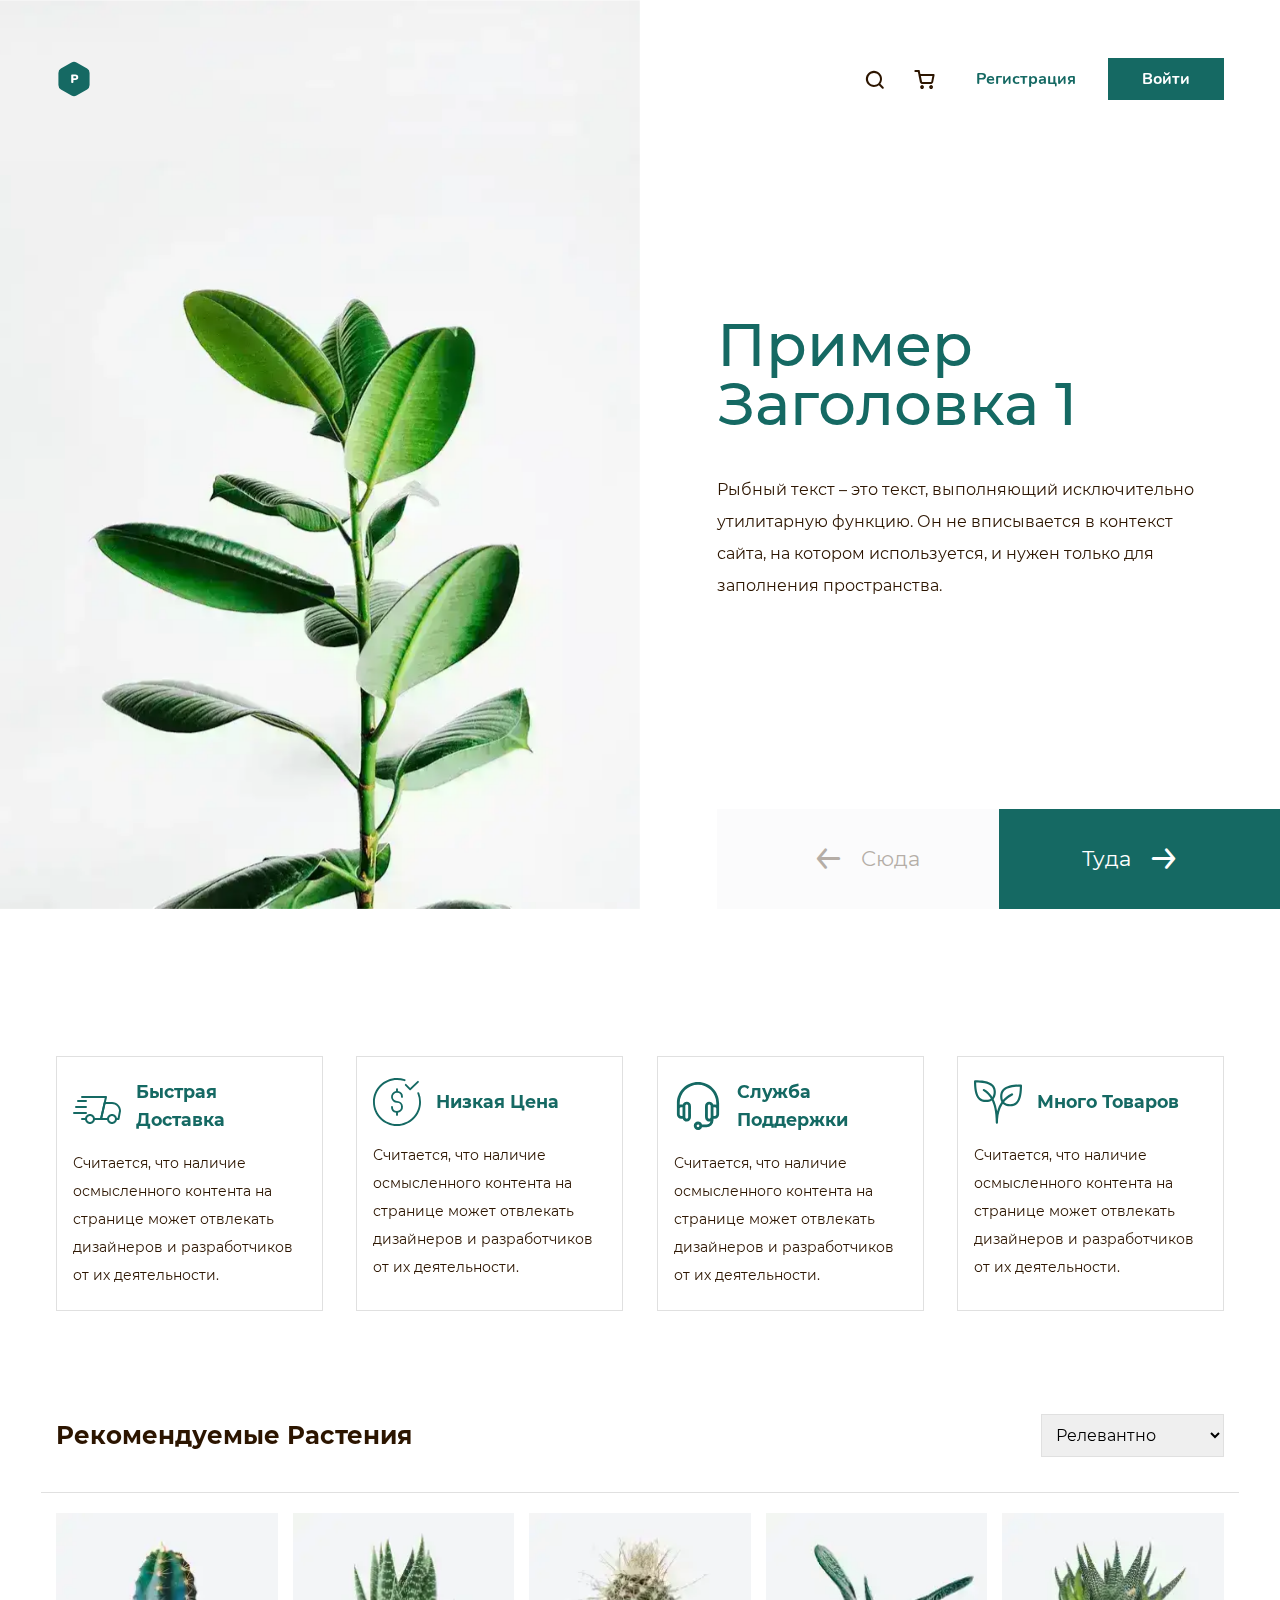
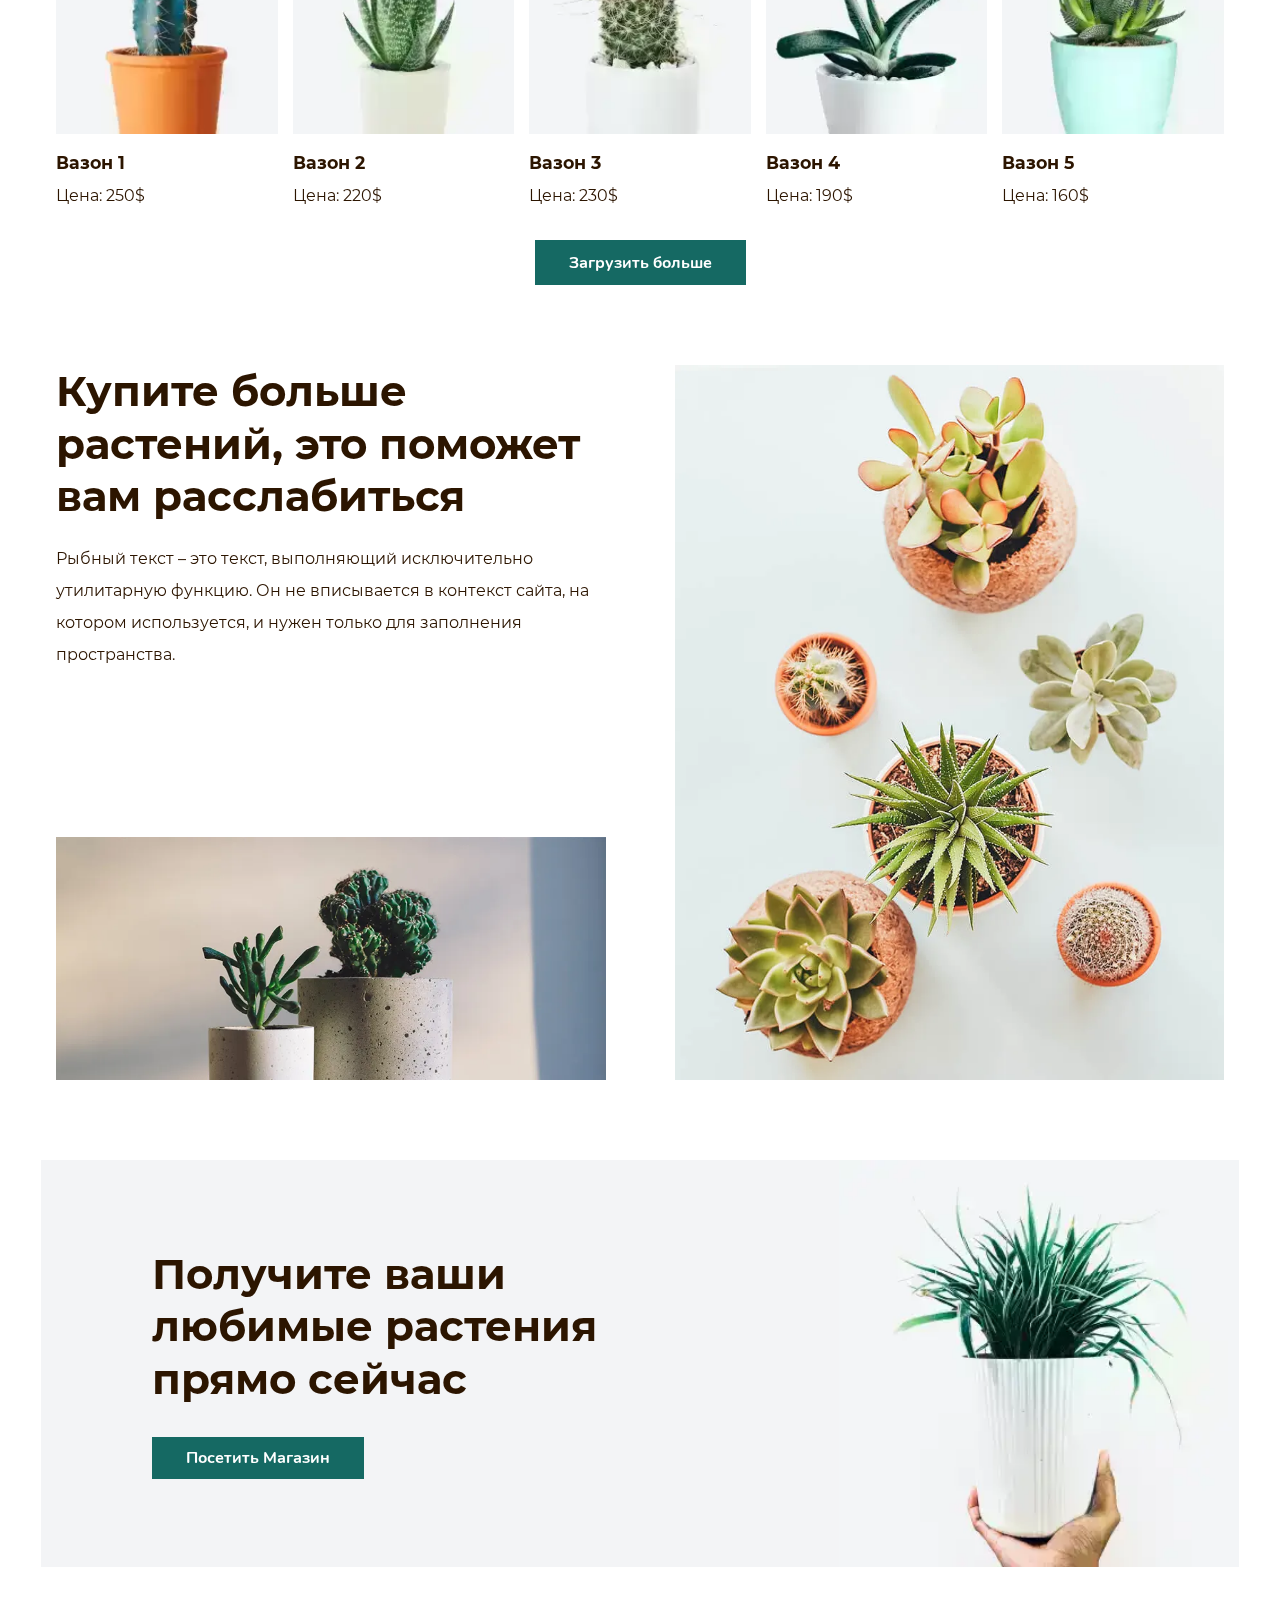
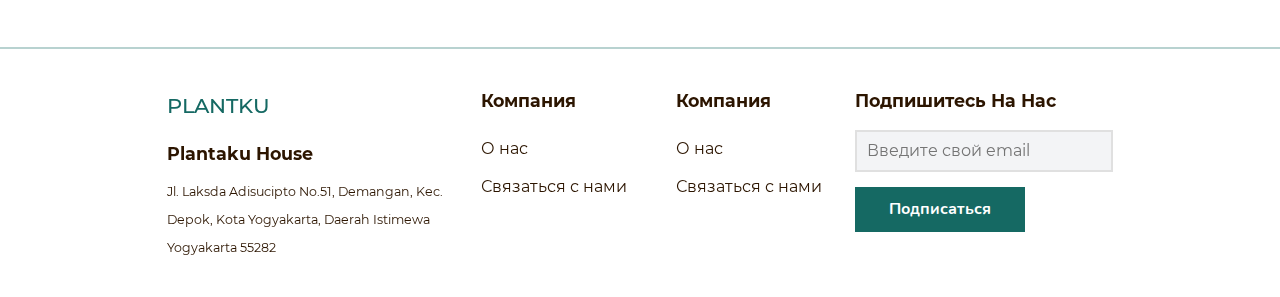
<file: index.html>
<!DOCTYPE html>
<html lang="ru">
<head>
    <meta charset="UTF-8">
    <meta name="viewport" content="width=device-width, initial-scale=1.0">
    <title>Planktu</title>
    <link rel="SHORTCUT ICON" href="img/ico.svg" type="image/svg">
    <link rel="stylesheet" href="css/style.min.css">
    <meta property="og:title" content="Вёрстка интернет-магазина для портфолио">
    <meta property="og:description" content="Интернет-магазин растений написанный на HTML5, CSS3 (SCSS), JS. На сайте работают все интерактивные элементы (кроме поиска)">
    <meta property="og:url" content="https://luteet.github.io/Planktu/">
    <meta property="og:site_name" content="Planktu">
    <meta property="og:locale" content="ru_RU">
    <meta property="og:image" content="https://luteet.github.io/Planktu/img/meta-image.jpg">
    <meta name="twitter:card" content="summary_large_image" />
    <meta name="twitter:image" content="https://luteet.github.io/Planktu/img/meta-image.jpg" />
    <meta property="og:image:type" content="image/jpeg" />
    <meta property="og:image:width" content="1200" />
    <meta property="og:image:height" content="640" />
    <meta property="og:type" content="website">
</head>
<body>
    <header class="header _top">
        <div class="header__container container">
            <div class="header__body _flex-body">
                <a href="/" class="header__logo" aria-label="Логотип">
                    <img src="img/logo.svg" width="36" alt="Логотип" class="header__logo--img logo">
                </a>
                <nav class="header__menu">
                    <ul class="header__menu--list _flex-body">
                        <li class="header__list--item header__search _flex-body">
                            <input type="text" class="header__search--input search-input _input" placeholder="Поиск" aria-label="Поиск">
                            <button class="header__search--btn _icon-search _icon-btn search-btn">
                                Поиск
                            </button>
                        </li>
                        <li class="header__list--item header__cart">
                            <div class="product-quantity">
                                
                            </div>
                            <button class="header__cart--btn cart-btn _icon-shopping-cart _icon-btn drop-down-btn" aria-label="Корзина" data-id-drop-down="#cart-list">
                                Корзина
                            </button>
                            <ul class="header__cart--list cart-list" id="cart-list">
                                <li class="list-null _show">Пусто</li>
                            </ul>
                        </li>
                        <li class="header__list--item header__account">
                            <div class="header__account--profile profile">
                                <button class="header__account--btn profile__btn--main _icon-user _icon-btn drop-down-btn" data-id-drop-down="#profile-list">
                                    Учётная запись
                                </button>
                                <div class="profile__list" id="profile-list">
                                    <div class="profile__name" data-before="Привет, ">
                                        
                                    </div>
                                    <a href="#settings-popup" class="profile__image popup-btn _btn">
                                        Настройки
                                    </a>
                                    <button class="profile__btn--sign-out _btn">
                                        Выйти
                                    </button>
                                </div>
                                
                            </div>
                            <button class="header__account--btn header__account--list-btn _icon-user _icon-btn drop-down-btn" data-id-drop-down="#account-list">
                                Учётная запись
                            </button>
                            <ul class="header__account--list _flex-body" id="account-list">
                                <li class="header__account--item header__account--sign-up">
                                    <a href="#sign-up-popup" class="header__account--link _sign-up _link popup-btn">
                                        Регистрация
                                    </a>
                                </li>
                                <li class="header__account--item header__account--sign-in">
                                    <a href="#sign-in-popup" class="header__account--link _sign-in _btn popup-btn">
                                        Войти
                                    </a>
                                </li>
                                <!-- <li class="header__account--item header__account--sign-out">
                                    <a href="#" class="header__account--link _sign-out">
                                        Выйти
                                    </a>
                                </li> -->
                            </ul>
                            
                        </li>
                    </ul>
                </nav>
            </div>
        </div>
    </header>
    <div class="wrapper">                <section class="intro">            <div class="intro__container container">                <div class="intro__body">                    <div class="intro__slider-images swiper-container">                        <div class="intro__slider-images--wrapper swiper-wrapper">                            <div class="intro__slider-images--item swiper-slide">                                <picture><source srcset="img/Intro/intro-image-1.webp" type="image/webp"><img src="img/Intro/intro-image-1.jpg" loading="lazy" width="100" alt="" class="intro__slider-images--item-img"></picture>                            </div>                            <div class="intro__slider-images--item swiper-slide">                                <picture><source srcset="img/Intro/intro-image-2.webp" type="image/webp"><img src="img/Intro/intro-image-2.jpg" loading="lazy" width="100" alt="" class="intro__slider-images--item-img"></picture>                            </div>                            <div class="intro__slider-images--item swiper-slide">                                <picture><source srcset="img/Intro/intro-image-3.webp" type="image/webp"><img src="img/Intro/intro-image-3.jpg" loading="lazy" width="100" alt="" class="intro__slider-images--item-img"></picture>                            </div>                        </div>                    </div>                    <div class="intro__main-slider">                        <div class="intro__main-slider--wrapper swiper-wrapper">                            <div class="intro__main-slider--item swiper-slide">                                <div class="intro__main-slider--item-wrapper">                                    <h1 class="intro__title main-title">                                        Пример Заголовка 1                                    </h1>                                    <div class="intro__text">                                        Рыбный текст – это текст, выполняющий исключительно утилитарную функцию. Он не вписывается в контекст сайта, на котором используется, и нужен только для заполнения пространства.                                    </div>                                </div>                            </div>                            <div class="intro__main-slider--item swiper-slide">                                <div class="intro__main-slider--item-wrapper">                                    <h1 class="intro__title main-title">                                        Пример Заголовка 2                                    </h1>                                    <div class="intro__text">                                        Зачастую такой текст даже не имеет четкого смысла и представляет собой набор слов и фраз, которые вроде бы формируют грамматически верные конструкции, но какой-либо мысли в них не прослеживается.                                    </div>                                </div>                            </div>                            <div class="intro__main-slider--item swiper-slide">                                <div class="intro__main-slider--item-wrapper">                                    <h1 class="intro__title main-title">                                        Пример Заголовка 3                                    </h1>                                    <div class="intro__text">                                        Рыбу используют вебмастера, веб-дизайнеры и разработчики, у которых нет под рукой готового текста, но нужно как-то оценить внешний вид контента на готовой странице. Оценить, насколько хорошо он вписывается в дизайн и не «плывет» ли верстка.                                    </div>                                </div>                            </div>                        </div>                        <div class="intro__main-slider--navigation">                            <button class="intro__main-slider--btn swiper-button-prev _prev">                                <span class="intro__main-slider--btn-icon _icon-arrow-back"></span>                                Сюда                            </button>                            <button class="intro__main-slider--btn swiper-button-next _next">                                Туда                                <span class="intro__main-slider--btn-icon _icon-arrow-go"></span>                            </button>                        </div>                    </div>                </div>            </div>        </section>        <section class="advantages section-padding">            <div class="advantages__container container">                <div class="advantages__body">                    <ul class="advantages__list _flex-body">                        <li class="advantages__item">                            <div class="advantages__item--header">                                <div class="advantages__item--icon">                                    <picture><source srcset="img/advantage/fast.svg" type="image/webp"><img src="img/advantage/fast.svg" loading="lazy" alt="" class="advantages__item--icon-img"></picture>                                </div>                                <h2 class="advantages__item--title title _min">                                    Быстрая Доставка                                </h2>                            </div>                            <div class="advantages__item--text">                                <p>                                    Считается, что наличие осмысленного контента на странице может отвлекать дизайнеров и разработчиков от их деятельности.                                </p>                            </div>                        </li>                        <li class="advantages__item">                            <div class="advantages__item--header">                                <div class="advantages__item--icon">                                    <picture><source srcset="img/advantage/dollar-symbol.svg" type="image/webp"><img src="img/advantage/dollar-symbol.svg" loading="lazy" alt="" class="advantages__item--icon-img"></picture>                                </div>                                <h2 class="advantages__item--title title _min">                                    Низкая Цена                                </h2>                            </div>                            <div class="advantages__item--text">                                <p>                                    Считается, что наличие осмысленного контента на странице может отвлекать дизайнеров и разработчиков от их деятельности.                                </p>                            </div>                        </li>                        <li class="advantages__item">                            <div class="advantages__item--header">                                <div class="advantages__item--icon">                                    <picture><source srcset="img/advantage/headphones.svg" type="image/webp"><img src="img/advantage/headphones.svg" loading="lazy" alt="" class="advantages__item--icon-img"></picture>                                </div>                                <h2 class="advantages__item--title title _min">                                    Служба Поддержки                                </h2>                            </div>                            <div class="advantages__item--text">                                <p>                                    Считается, что наличие осмысленного контента на странице может отвлекать дизайнеров и разработчиков от их деятельности.                                </p>                            </div>                        </li>                        <li class="advantages__item">                            <div class="advantages__item--header">                                <div class="advantages__item--icon">                                    <picture><source srcset="img/advantage/plant.svg" type="image/webp"><img src="img/advantage/plant.svg" loading="lazy" alt="" class="advantages__item--icon-img"></picture>                                </div>                                <h2 class="advantages__item--title title _min">                                    Много Товаров                                </h2>                            </div>                            <div class="advantages__item--text">                                <p>                                    Считается, что наличие осмысленного контента на странице может отвлекать дизайнеров и разработчиков от их деятельности.                                </p>                            </div>                        </li>                    </ul>                </div>            </div>        </section>        <section class="featured section-padding">            <div class="featured__container container">                <div class="featured__body">                    <div class="featured__header _flex-body">                        <h2 class="featured__title title">                            Рекомендуемые Растения                        </h2>                        <div class="featured__type-list">                            <select name="type-list" title="Сортировка списка" class="featured__type-list--select">                                <option value="relevant">                                    Релевантно                                </option>                                <option value="descending">                                    По Убыванию                                </option>                                <option value="ascending">                                    По Возростанию                                </option>                            </select>                        </div>                    </div>                    <ul class="featured__list product-list _flex-body"></ul>                    <div class="featured__loadmore">                        <button class="featured__loadmore--btn loadmore-btn _btn">                            Загрузить больше                        </button>                    </div>                </div>            </div>        </section>        <section class="more-plants section-padding">            <div class="more-plants__container container">                <div class="more-plants__body _flex-body">                    <div class="more-plants__block">                        <h2 class="more-plants__block--title title section-title">                            Купите больше растений, это поможет вам расслабиться                        </h2>                        <div class="more-plants__block--text">                            <p>                                Рыбный текст – это текст, выполняющий исключительно утилитарную функцию. Он не вписывается в контекст сайта, на котором используется, и нужен только для заполнения пространства.                            </p>                        </div>                        <div class="more-plants__block--image">                            <picture><source srcset="img/more-plants/image.webp" type="image/webp"><img src="img/more-plants/image.jpg" width="100" alt="" class="more-plants__block--image-img"></picture>                        </div>                    </div>                    <div class="more-plants__block">                        <div class="more-plants__block--large-image">                            <picture><source srcset="img/more-plants/image-large.webp" type="image/webp"><img src="img/more-plants/image-large.jpg" width="100" alt="" class="more-plants__block--large-image-img"></picture>                        </div>                    </div>                </div>            </div>        </section>        <section class="add section-padding">            <div class="add__container container">                <div class="add__body _flex-body container _min">                    <div class="add__info">                        <h2 class="add__info--title add__title title section-title">                            Получите ваши любимые растения прямо сейчас                        </h2>                        <a href="404.html" class="add__info--btn add__btn _btn">                            Посетить Магазин                        </a>                    </div>                    <div class="add__image">                        <picture><source srcset="img/add/image.webp" type="image/webp"><img src="img/add/image.png" loading="lazy" alt="" class="add__image--img"></picture>                    </div>                </div>            </div>        </section>    </div>        <footer class="footer section-padding">
        <div class="footer__container container _min">
            <div class="footer__body _flex-body">
                <div class="footer__info">
                    <a href="/" class="footer__info--logo logo-large">
                        PLANTKU
                    </a>
                    <span class="footer__info--shop-name title _min">
                        Plantaku House
                    </span>
                    <a href="https://goo.gl/maps/KbxGov3iCTvH6QQq9" class="footer__info--address">
                        Jl. Laksda Adisucipto No.51, Demangan, Kec. Depok, Kota Yogyakarta, Daerah Istimewa Yogyakarta 55282
                    </a>
                </div>
                <nav class="footer__nav">
                    <ul class="footer__nav--list _flex-body">
                        <li class="footer__nav--item">
                            <h2 class="footer__nav--title title _min">
                                Компания
                            </h2>
                            <ul class="footer__nav--item-list">
                                <li>
                                    <a href="404.html" class="footer__nav--item-link">
                                        О нас
                                    </a>
                                </li>
                                <li>
                                    <a href="404.html" class="footer__nav--item-link">
                                        Связаться с нами
                                    </a>
                                </li>
                            </ul>
                        </li>
                        <li class="footer__nav--item">
                            <h2 class="footer__nav--title title _min">
                                Компания
                            </h2>
                            <ul class="footer__nav--item-list">
                                <li>
                                    <a href="404.html" class="footer__nav--item-link">
                                        О нас
                                    </a>
                                </li>
                                <li>
                                    <a href="404.html" class="footer__nav--item-link">
                                        Связаться с нами
                                    </a>
                                </li>
                            </ul>
                        </li>
                    </ul>
                </nav>
                <div class="footer__mailing">
                    <h2 class="footer__mailing--title title _min">
                        Подпишитесь На Нас
                    </h2>
                    <form action="#" class="footer__mailing--form">
                        <label for="mailing">
                            <input type="text" id="mailing" name="email" class="footer__mailing--input _input" placeholder="Введите свой email">
                        </label>
                        <button type="submit" class="footer__mailing--submit _btn">
                            Подписаться
                        </button>
                    </form>
                </div>
            </div>
        </div>
    </footer>
    <div class="popup sign-up-popup" id="sign-up-popup">
        <button class="popup-close-btn" aria-label="Close popup">&#10006;</button>
            <div class="popup-content">
                <div class="popup-content-body container _popup">
                    <h2 class="sign-up__title title popup-title">
                        Зарегестрировать Учётную запись
                    </h2>
                    <form action="#" class="sign-up__form popup-form">
                        <label>
                            <span class="sign-up__form--placeholder popup-form-placeholder">Имя Пользователя</span>
                            <input type="text" name="name" class="sign-up__form--input _input sign-up-name">
                        </label>
                        <label>
                            <span class="sign-up__form--placeholder popup-form-placeholder">Пароль</span>
                            <input type="password" name="password" class="sign-up__form--input _input sign-up-password" data-placeholder="Пароль">
                        </label>
                        <label>
                            <button class="sign-up__form--submit popup-form-submit _btn">
                                Зарегестрироваться
                            </button>
                        </label>
                    </form>
              </div>
        </div>
    </div>
    <div class="popup sign-in-popup" id="sign-in-popup">
        <button class="popup-close-btn" aria-label="Close popup">&#10006;</button>
        <div class="popup-content">
            <div class="popup-content-body container _popup">
                <h2 class="sign-in__title title popup-title">
                    Войти в Учётную запись
                </h2>
                <form action="#" class="sign-in__form popup-form">
                    <label>
                        <span class="sign-in__form--placeholder popup-form-placeholder">Имя Пользователя</span>
                        <input type="text" name="name" class="sign-in__form--input _input sign-in-name" required>
                    </label>
                    <label>
                        <span class="sign-in__form--placeholder popup-form-placeholder">Пароль</span>
                        <input type="password" name="password" class="sign-in__form--input _input sign-in-password" required>
                    </label>
                    <label>
                        <button class="sign-in__form--submit popup-form-submit _btn">
                            Войти
                        </button>
                    </label>
                </form>
            </div>
        </div>
    </div>
    <div class="popup settings-popup" id="settings-popup">
    <button class="popup-close-btn" aria-label="Close popup">&#10006;</button>
    <div class="popup-content">
        <div class="popup-content-body container _popup">
            <h2 class="profile-settings__title title popup-title">
                Настройки
            </h2>
            <ul class="profile-settings__list">
                <li class="profile-settings__item avatar">
                    <h3 class="profile-settings--title title _min">
                        Ваш Аватар
                    </h3>
                    <label>
                        <input type="file" class="profile-settings__item--avatar-input" title="Отправте ваш портрет для профиля">
                    </label>
                    <button class="profile-settings__item--submit avatar-submit _btn">
                        Установить
                    </button>
                    <button class="profile-settings__item--remove-submit avatar-remove _btn">
                        Удалить
                    </button>
                </li>
                <li class="profile-settings__item name">
                    <h3 class="profile-settings__item--title title _min">
                        Поменять Имя
                    </h3>
                    <label>
                        <input type="text" class="profile-settings__item--name-input _input" aria-placeholder="Введите имя" title="Введите имя">
                    </label>
                    <button class="profile-settings__item--submit name-submit _btn">
                        Изменить
                    </button>
                </li>
                <li class="profile-settings__item password">
                    <h3 class="profile-settings__item--title title _min">
                        Поменять Пароль
                    </h3>
                    <label>
                        <input type="password" class="profile-settings__item--password-input _input" aria-placeholder="Введите пароль" title="Введите пароль">
                    </label>
                    <button class="profile-settings__item--submit password-submit _btn">
                        Изменить
                    </button>
                </li>
            </ul>
            
        </div>
    </div>
</div>
    <script src="js/main.min.js"></script>
    <script src="js/select.js"></script>
    <script src="js/registr.js"></script>
</body>
</html>
</file>
<file: css/style.min.css>
.footer__info--logo:hover,a,a:hover,a:visited{text-decoration:none}aside,details,footer,header,main,nav{display:block}.swiper-container-cube,.swiper-container-flip,button,hr,input{overflow:visible}progress,sub,sup{vertical-align:baseline}.popup-form,.swiper-container-vertical>.swiper-wrapper{-webkit-box-orient:vertical;-webkit-box-direction:normal;-ms-flex-direction:column;flex-direction:column}.swiper-slide,.swiper-wrapper{position:relative;-webkit-transition-property:-webkit-transform;transition-property:-webkit-transform;-o-transition-property:transform;transition-property:transform;transition-property:transform, -webkit-transform;width:100%}*{padding:0;margin:0;border:0}*,:after,:before{-webkit-box-sizing:border-box;box-sizing:border-box}body,html{height:100%;width:100%;line-height:1;font-size:14px;-ms-text-size-adjust:100%;-moz-text-size-adjust:100%;-webkit-text-size-adjust:100%}button,input,textarea{font-family:inherit}input::-ms-clear{display:none}button{cursor:pointer}button::-moz-focus-inner{padding:0;border:0}a:hover,abbr[title]{text-decoration:underline}ul li{list-style:none}h1,h2,h3,h4,h5,h6{font-size:inherit;font-weight:400}@font-face{font-family:icomoon;src:url(icomoon.eot?qjg7yo);src:url(icomoon.eot?qjg7yo#iefix) format("embedded-opentype"),url(icomoon.ttf?qjg7yo) format("truetype"),url(icomoon.woff?qjg7yo) format("woff"),url(icomoon.svg?qjg7yo#icomoon) format("svg");font-weight:400;font-style:normal;font-display:block}[class*=" _icon-"],[class^="_icon-"]{font-family:icomoon!important;font-style:normal;font-weight:400;font-variant:normal;text-transform:none;line-height:1;-webkit-font-smoothing:antialiased;-moz-osx-font-smoothing:grayscale}._icon-user:before{content:"\f2be"}._icon-arrow-go:before{content:"\e900"}._icon-arrow-back:before{content:"\e901"}._icon-down:before{content:"\e902"}._icon-search:before{content:"\e903"}._icon-shopping-cart:before{content:"\e904"}/*! normalize.css v8.0.1 | MIT License | github.com/necolas/normalize.css */html{line-height:1.15;-webkit-text-size-adjust:100%}body{margin:0}h1{font-size:2em;margin:.67em 0}hr{-webkit-box-sizing:content-box;box-sizing:content-box;height:0}code,kbd,pre,samp{font-family:monospace,monospace;font-size:1em}a{background-color:transparent}abbr[title]{border-bottom:none;-webkit-text-decoration:underline dotted;text-decoration:underline dotted}b,strong{font-weight:bolder}small{font-size:80%}sub,sup{font-size:75%;line-height:0;position:relative}sub{bottom:-.25em}sup{top:-.5em}img{vertical-align:top;border-style:none}button,input,optgroup,select,textarea{font-family:inherit;font-size:100%;line-height:1.15;margin:0}button,select{text-transform:none}[type=button],[type=reset],[type=submit],button{-webkit-appearance:button}[type=button]::-moz-focus-inner,[type=reset]::-moz-focus-inner,[type=submit]::-moz-focus-inner,button::-moz-focus-inner{border-style:none;padding:0}[type=button]:-moz-focusring,[type=reset]:-moz-focusring,[type=submit]:-moz-focusring,button:-moz-focusring{outline:ButtonText dotted 1px}fieldset{padding:.35em .75em .625em}legend{-webkit-box-sizing:border-box;box-sizing:border-box;color:inherit;display:table;max-width:100%;padding:0;white-space:normal}textarea{overflow:auto}[type=checkbox],[type=radio]{-webkit-box-sizing:border-box;box-sizing:border-box;padding:0}[type=number]::-webkit-inner-spin-button,[type=number]::-webkit-outer-spin-button{height:auto}[type=search]{-webkit-appearance:textfield;outline-offset:-2px}[type=search]::-webkit-search-decoration{-webkit-appearance:none}::-webkit-file-upload-button{-webkit-appearance:button;font:inherit}summary{display:list-item}[hidden],template{display:none}@font-face{font-family:swiper-icons;src:url("data:application/font-woff;charset=utf-8;base64, [base64]//wADZ2x5ZgAAAywAAADMAAAD2MHtryVoZWFkAAABbAAAADAAAAA2E2+eoWhoZWEAAAGcAAAAHwAAACQC9gDzaG10eAAAAigAAAAZAAAArgJkABFsb2NhAAAC0AAAAFoAAABaFQAUGG1heHAAAAG8AAAAHwAAACAAcABAbmFtZQAAA/gAAAE5AAACXvFdBwlwb3N0AAAFNAAAAGIAAACE5s74hXjaY2BkYGAAYpf5Hu/j+W2+MnAzMYDAzaX6QjD6/4//Bxj5GA8AuRwMYGkAPywL13jaY2BkYGA88P8Agx4j+/8fQDYfA1AEBWgDAIB2BOoAeNpjYGRgYNBh4GdgYgABEMnIABJzYNADCQAACWgAsQB42mNgYfzCOIGBlYGB0YcxjYGBwR1Kf2WQZGhhYGBiYGVmgAFGBiQQkOaawtDAoMBQxXjg/wEGPcYDDA4wNUA2CCgwsAAAO4EL6gAAeNpj2M0gyAACqxgGNWBkZ2D4/wMA+xkDdgAAAHjaY2BgYGaAYBkGRgYQiAHyGMF8FgYHIM3DwMHABGQrMOgyWDLEM1T9/w8UBfEMgLzE////P/5//f/V/xv+r4eaAAeMbAxwIUYmIMHEgKYAYjUcsDAwsLKxc3BycfPw8jEQA/[base64]/uznmfPFBNODM2K7MTQ45YEAZqGP81AmGGcF3iPqOop0r1SPTaTbVkfUe4HXj97wYE+yNwWYxwWu4v1ugWHgo3S1XdZEVqWM7ET0cfnLGxWfkgR42o2PvWrDMBSFj/IHLaF0zKjRgdiVMwScNRAoWUoH78Y2icB/yIY09An6AH2Bdu/UB+yxopYshQiEvnvu0dURgDt8QeC8PDw7Fpji3fEA4z/PEJ6YOB5hKh4dj3EvXhxPqH/SKUY3rJ7srZ4FZnh1PMAtPhwP6fl2PMJMPDgeQ4rY8YT6Gzao0eAEA409DuggmTnFnOcSCiEiLMgxCiTI6Cq5DZUd3Qmp10vO0LaLTd2cjN4fOumlc7lUYbSQcZFkutRG7g6JKZKy0RmdLY680CDnEJ+UMkpFFe1RN7nxdVpXrC4aTtnaurOnYercZg2YVmLN/d/gczfEimrE/fs/bOuq29Zmn8tloORaXgZgGa78yO9/cnXm2BpaGvq25Dv9S4E9+5SIc9PqupJKhYFSSl47+Qcr1mYNAAAAeNptw0cKwkAAAMDZJA8Q7OUJvkLsPfZ6zFVERPy8qHh2YER+3i/BP83vIBLLySsoKimrqKqpa2hp6+jq6RsYGhmbmJqZSy0sraxtbO3sHRydnEMU4uR6yx7JJXveP7WrDycAAAAAAAH//wACeNpjYGRgYOABYhkgZgJCZgZNBkYGLQZtIJsFLMYAAAw3ALgAeNolizEKgDAQBCchRbC2sFER0YD6qVQiBCv/H9ezGI6Z5XBAw8CBK/m5iQQVauVbXLnOrMZv2oLdKFa8Pjuru2hJzGabmOSLzNMzvutpB3N42mNgZGBg4GKQYzBhYMxJLMlj4GBgAYow/P/PAJJhLM6sSoWKfWCAAwDAjgbRAAB42mNgYGBkAIIbCZo5IPrmUn0hGA0AO8EFTQAA") format("woff");font-weight:400;font-style:normal}:root{--swiper-theme-color:#007aff;--swiper-navigation-size:44px;--accent:#156963;--bg-accent:#F3F4F6;--text:#2C1500;--gray:#E0E0E0;--dark:#333333;--black:#000000;--white:#FFFFFF;--error-bg:#ffdede;--error:#ff6f6f;--opacity:0.3}.swiper-container{margin-left:auto;margin-right:auto;position:relative;overflow:hidden;list-style:none;padding:0;z-index:1}.swiper-wrapper{height:100%;z-index:1;display:-webkit-box;display:-ms-flexbox;display:flex;-webkit-box-sizing:content-box;box-sizing:content-box}.popup,.swiper-button-lock,.swiper-pagination-lock,.swiper-scrollbar-lock{display:none}.swiper-container-android .swiper-slide,.swiper-wrapper{-webkit-transform:translate3d(0,0,0);transform:translate3d(0,0,0)}.swiper-container-multirow>.swiper-wrapper{-ms-flex-wrap:wrap;flex-wrap:wrap}.swiper-container-multirow-column>.swiper-wrapper{-ms-flex-wrap:wrap;flex-wrap:wrap;-webkit-box-orient:vertical;-webkit-box-direction:normal;-ms-flex-direction:column;flex-direction:column}.swiper-container-free-mode>.swiper-wrapper{-webkit-transition-timing-function:ease-out;-o-transition-timing-function:ease-out;transition-timing-function:ease-out;margin:0 auto}.swiper-container-pointer-events{-ms-touch-action:pan-y;touch-action:pan-y}.swiper-container-pointer-events.swiper-container-vertical{-ms-touch-action:pan-x;touch-action:pan-x}.swiper-slide{-ms-flex-negative:0;flex-shrink:0;height:100%}.swiper-slide-invisible-blank{visibility:hidden}.swiper-container-autoheight,.swiper-container-autoheight .swiper-slide{height:auto}.swiper-container-autoheight .swiper-wrapper{-webkit-box-align:start;-ms-flex-align:start;align-items:flex-start;-webkit-transition-property:height,-webkit-transform;transition-property:height,-webkit-transform;-o-transition-property:transform,height;transition-property:transform,height;transition-property:transform,height,-webkit-transform}.swiper-container-3d{-webkit-perspective:1200px;perspective:1200px}.swiper-container-3d .swiper-cube-shadow,.swiper-container-3d .swiper-slide,.swiper-container-3d .swiper-slide-shadow-bottom,.swiper-container-3d .swiper-slide-shadow-left,.swiper-container-3d .swiper-slide-shadow-right,.swiper-container-3d .swiper-slide-shadow-top,.swiper-container-3d .swiper-wrapper{-webkit-transform-style:preserve-3d;transform-style:preserve-3d}.swiper-container-3d .swiper-slide-shadow-bottom,.swiper-container-3d .swiper-slide-shadow-left,.swiper-container-3d .swiper-slide-shadow-right,.swiper-container-3d .swiper-slide-shadow-top{position:absolute;left:0;top:0;width:100%;height:100%;pointer-events:none;z-index:10}.swiper-container-3d .swiper-slide-shadow-left{background-image:-webkit-gradient(linear,right top, left top,from(rgba(0,0,0,.5)),to(rgba(0,0,0,0)));background-image:-o-linear-gradient(right,rgba(0,0,0,.5),rgba(0,0,0,0));background-image:linear-gradient(to left,rgba(0,0,0,.5),rgba(0,0,0,0))}.swiper-container-3d .swiper-slide-shadow-right{background-image:-webkit-gradient(linear,left top, right top,from(rgba(0,0,0,.5)),to(rgba(0,0,0,0)));background-image:-o-linear-gradient(left,rgba(0,0,0,.5),rgba(0,0,0,0));background-image:linear-gradient(to right,rgba(0,0,0,.5),rgba(0,0,0,0))}.swiper-container-3d .swiper-slide-shadow-top{background-image:-webkit-gradient(linear,left bottom, left top,from(rgba(0,0,0,.5)),to(rgba(0,0,0,0)));background-image:-o-linear-gradient(bottom,rgba(0,0,0,.5),rgba(0,0,0,0));background-image:linear-gradient(to top,rgba(0,0,0,.5),rgba(0,0,0,0))}.swiper-container-3d .swiper-slide-shadow-bottom{background-image:-webkit-gradient(linear,left top, left bottom,from(rgba(0,0,0,.5)),to(rgba(0,0,0,0)));background-image:-o-linear-gradient(top,rgba(0,0,0,.5),rgba(0,0,0,0));background-image:linear-gradient(to bottom,rgba(0,0,0,.5),rgba(0,0,0,0))}.swiper-container-css-mode>.swiper-wrapper{overflow:auto;scrollbar-width:none;-ms-overflow-style:none}.swiper-container-css-mode>.swiper-wrapper::-webkit-scrollbar{display:none}.swiper-container-css-mode>.swiper-wrapper>.swiper-slide{scroll-snap-align:start start}.swiper-container-horizontal.swiper-container-css-mode>.swiper-wrapper{-webkit-scroll-snap-type:x mandatory;-ms-scroll-snap-type:x mandatory;scroll-snap-type:x mandatory}.swiper-container-vertical.swiper-container-css-mode>.swiper-wrapper{-webkit-scroll-snap-type:y mandatory;-ms-scroll-snap-type:y mandatory;scroll-snap-type:y mandatory}.swiper-button-next,.swiper-button-prev{position:absolute;top:50%;width:calc(var(--swiper-navigation-size)/ 44 * 27);height:var(--swiper-navigation-size);margin-top:calc(0px - (var(--swiper-navigation-size)/ 2));z-index:10;cursor:pointer;display:-webkit-box;display:-ms-flexbox;display:flex;-webkit-box-align:center;-ms-flex-align:center;align-items:center;-webkit-box-pack:center;-ms-flex-pack:center;justify-content:center;color:var(--swiper-navigation-color,var(--swiper-theme-color))}.header ._icon-btn,body{color:var(--text)}.swiper-button-next.swiper-button-disabled,.swiper-button-prev.swiper-button-disabled{opacity:.35;cursor:auto;pointer-events:none}.featured__type-list--select:hover,.menu-toggle,.popup-form>:hover,.swiper-pagination-clickable .swiper-pagination-bullet{cursor:pointer}.swiper-button-next:after,.swiper-button-prev:after{font-family:swiper-icons;font-size:var(--swiper-navigation-size);text-transform:none!important;letter-spacing:0;font-variant:initial;line-height:1}.swiper-button-prev,.swiper-container-rtl .swiper-button-next{left:10px;right:auto}.swiper-button-prev:after,.swiper-container-rtl .swiper-button-next:after{content:'prev'}.swiper-button-next,.swiper-container-rtl .swiper-button-prev{right:10px;left:auto}.swiper-button-next:after,.swiper-container-rtl .swiper-button-prev:after{content:'next'}.swiper-button-next.swiper-button-white,.swiper-button-prev.swiper-button-white{--swiper-navigation-color:#ffffff}.swiper-button-next.swiper-button-black,.swiper-button-prev.swiper-button-black{--swiper-navigation-color:#000000}.swiper-pagination{position:absolute;text-align:center;-webkit-transition:.3s opacity;-o-transition:.3s opacity;transition:.3s opacity;-webkit-transform:translate3d(0,0,0);transform:translate3d(0,0,0);z-index:10}.swiper-pagination.swiper-pagination-hidden{opacity:0}.swiper-container-horizontal>.swiper-pagination-bullets,.swiper-pagination-custom,.swiper-pagination-fraction{bottom:10px;left:0;width:100%}.swiper-pagination-bullets-dynamic{overflow:hidden;font-size:0}.swiper-pagination-bullets-dynamic .swiper-pagination-bullet{-webkit-transform:scale(.33);-ms-transform:scale(.33);transform:scale(.33);position:relative}.swiper-pagination-bullets-dynamic .swiper-pagination-bullet-active,.swiper-pagination-bullets-dynamic .swiper-pagination-bullet-active-main{-webkit-transform:scale(1);-ms-transform:scale(1);transform:scale(1)}.swiper-pagination-bullets-dynamic .swiper-pagination-bullet-active-prev{-webkit-transform:scale(.66);-ms-transform:scale(.66);transform:scale(.66)}.swiper-pagination-bullets-dynamic .swiper-pagination-bullet-active-prev-prev{-webkit-transform:scale(.33);-ms-transform:scale(.33);transform:scale(.33)}.swiper-pagination-bullets-dynamic .swiper-pagination-bullet-active-next{-webkit-transform:scale(.66);-ms-transform:scale(.66);transform:scale(.66)}.swiper-pagination-bullets-dynamic .swiper-pagination-bullet-active-next-next{-webkit-transform:scale(.33);-ms-transform:scale(.33);transform:scale(.33)}.swiper-pagination-bullet{width:8px;height:8px;display:inline-block;border-radius:50%;background:#000;opacity:.2}button.swiper-pagination-bullet{border:none;margin:0;padding:0;-webkit-box-shadow:none;box-shadow:none;-webkit-appearance:none;-moz-appearance:none;appearance:none}.swiper-scrollbar-cursor-drag,.swiper-slide-zoomed{cursor:move}.swiper-pagination-bullet:only-child{display:none!important}.swiper-pagination-bullet-active{opacity:1;background:var(--swiper-pagination-color,var(--swiper-theme-color))}.swiper-container-vertical>.swiper-pagination-bullets{right:10px;top:50%;-webkit-transform:translate3d(0,-50%,0);transform:translate3d(0,-50%,0)}.swiper-container-vertical>.swiper-pagination-bullets .swiper-pagination-bullet{margin:6px 0;display:block}.swiper-container-vertical>.swiper-pagination-bullets.swiper-pagination-bullets-dynamic{top:50%;-webkit-transform:translateY(-50%);-ms-transform:translateY(-50%);transform:translateY(-50%);width:8px}.swiper-container-vertical>.swiper-pagination-bullets.swiper-pagination-bullets-dynamic .swiper-pagination-bullet{display:inline-block;-webkit-transition:.2s transform,.2s top;-o-transition:.2s transform,.2s top;transition:.2s transform,.2s top}.swiper-container-horizontal>.swiper-pagination-bullets .swiper-pagination-bullet{margin:0 4px}.swiper-container-horizontal>.swiper-pagination-bullets.swiper-pagination-bullets-dynamic{left:50%;-webkit-transform:translateX(-50%);-ms-transform:translateX(-50%);transform:translateX(-50%);white-space:nowrap}.swiper-container-horizontal>.swiper-pagination-bullets.swiper-pagination-bullets-dynamic .swiper-pagination-bullet{-webkit-transition:.2s transform,.2s left;-o-transition:.2s transform,.2s left;transition:.2s transform,.2s left}.swiper-container-horizontal.swiper-container-rtl>.swiper-pagination-bullets-dynamic .swiper-pagination-bullet{-webkit-transition:.2s transform,.2s right;-o-transition:.2s transform,.2s right;transition:.2s transform,.2s right}.swiper-pagination-progressbar{background:rgba(0,0,0,.25);position:absolute}.swiper-pagination-progressbar .swiper-pagination-progressbar-fill{background:var(--swiper-pagination-color,var(--swiper-theme-color));position:absolute;left:0;top:0;width:100%;height:100%;-webkit-transform:scale(0);-ms-transform:scale(0);transform:scale(0);-webkit-transform-origin:left top;-ms-transform-origin:left top;transform-origin:left top}.swiper-container-rtl .swiper-pagination-progressbar .swiper-pagination-progressbar-fill{-webkit-transform-origin:right top;-ms-transform-origin:right top;transform-origin:right top}.swiper-container-horizontal>.swiper-pagination-progressbar,.swiper-container-vertical>.swiper-pagination-progressbar.swiper-pagination-progressbar-opposite{width:100%;height:4px;left:0;top:0}.swiper-container-horizontal>.swiper-pagination-progressbar.swiper-pagination-progressbar-opposite,.swiper-container-vertical>.swiper-pagination-progressbar{width:4px;height:100%;left:0;top:0}.swiper-pagination-white{--swiper-pagination-color:#ffffff}.swiper-pagination-black{--swiper-pagination-color:#000000}.swiper-scrollbar{border-radius:10px;position:relative;-ms-touch-action:none;background:rgba(0,0,0,.1)}.swiper-container-horizontal>.swiper-scrollbar{position:absolute;left:1%;bottom:3px;z-index:50;height:5px;width:98%}.swiper-container-vertical>.swiper-scrollbar{position:absolute;right:3px;top:1%;z-index:50;width:5px;height:98%}.swiper-scrollbar-drag{height:100%;width:100%;position:relative;background:rgba(0,0,0,.5);border-radius:10px;left:0;top:0}.swiper-zoom-container{width:100%;height:100%;display:-webkit-box;display:-ms-flexbox;display:flex;-webkit-box-pack:center;-ms-flex-pack:center;justify-content:center;-webkit-box-align:center;-ms-flex-align:center;align-items:center;text-align:center}.swiper-zoom-container>canvas,.swiper-zoom-container>img,.swiper-zoom-container>svg{max-width:100%;max-height:100%;-o-object-fit:contain;object-fit:contain}.swiper-lazy-preloader{width:42px;height:42px;position:absolute;left:50%;top:50%;margin-left:-21px;margin-top:-21px;z-index:10;-webkit-transform-origin:50%;-ms-transform-origin:50%;transform-origin:50%;-webkit-animation:swiper-preloader-spin 1s infinite linear;animation:swiper-preloader-spin 1s infinite linear;-webkit-box-sizing:border-box;box-sizing:border-box;border:4px solid;border-radius:50%;border-top-color:transparent}._input,.profile__list{border:2px solid var(--gray)}.swiper-lazy-preloader-white{--swiper-preloader-color:#fff}.swiper-lazy-preloader-black{--swiper-preloader-color:#000}@-webkit-keyframes swiper-preloader-spin{100%{-webkit-transform:rotate(360deg);transform:rotate(360deg)}}@keyframes swiper-preloader-spin{100%{-webkit-transform:rotate(360deg);transform:rotate(360deg)}}.swiper-container .swiper-notification{position:absolute;left:0;top:0;pointer-events:none;opacity:0;z-index:-1000}.swiper-container-fade.swiper-container-free-mode .swiper-slide{-webkit-transition-timing-function:ease-out;-o-transition-timing-function:ease-out;transition-timing-function:ease-out}.swiper-container-fade .swiper-slide{pointer-events:none;-webkit-transition-property:opacity;-o-transition-property:opacity;transition-property:opacity}.swiper-container-fade .swiper-slide .swiper-slide{pointer-events:none}.swiper-container-fade .swiper-slide-active,.swiper-container-fade .swiper-slide-active .swiper-slide-active{pointer-events:auto}.swiper-container-cube .swiper-slide{pointer-events:none;-webkit-backface-visibility:hidden;backface-visibility:hidden;z-index:1;visibility:hidden;-webkit-transform-origin:0 0;-ms-transform-origin:0 0;transform-origin:0 0;width:100%;height:100%}.swiper-container-cube .swiper-slide .swiper-slide{pointer-events:none}.swiper-container-cube.swiper-container-rtl .swiper-slide{-webkit-transform-origin:100% 0;-ms-transform-origin:100% 0;transform-origin:100% 0}.swiper-container-cube .swiper-slide-active,.swiper-container-cube .swiper-slide-active .swiper-slide-active{pointer-events:auto}.swiper-container-cube .swiper-slide-active,.swiper-container-cube .swiper-slide-next,.swiper-container-cube .swiper-slide-next+.swiper-slide,.swiper-container-cube .swiper-slide-prev{pointer-events:auto;visibility:visible}.swiper-container-cube .swiper-slide-shadow-bottom,.swiper-container-cube .swiper-slide-shadow-left,.swiper-container-cube .swiper-slide-shadow-right,.swiper-container-cube .swiper-slide-shadow-top{z-index:0;-webkit-backface-visibility:hidden;backface-visibility:hidden}.swiper-container-cube .swiper-cube-shadow{position:absolute;left:0;bottom:0;width:100%;height:100%;opacity:.6;z-index:0}.swiper-container-cube .swiper-cube-shadow:before{content:'';background:#000;position:absolute;left:0;top:0;bottom:0;right:0;-webkit-filter:blur(50px);filter:blur(50px)}.swiper-container-flip .swiper-slide{pointer-events:none;-webkit-backface-visibility:hidden;backface-visibility:hidden;z-index:1}.swiper-container-flip .swiper-slide .swiper-slide{pointer-events:none}.swiper-container-flip .swiper-slide-active,.swiper-container-flip .swiper-slide-active .swiper-slide-active{pointer-events:auto}.swiper-container-flip .swiper-slide-shadow-bottom,.swiper-container-flip .swiper-slide-shadow-left,.swiper-container-flip .swiper-slide-shadow-right,.swiper-container-flip .swiper-slide-shadow-top{z-index:0;-webkit-backface-visibility:hidden;backface-visibility:hidden}@font-face{font-weight:400;font-family:Montserrat;font-display:swap;font-style:normal;src:url(Montserrat-Regular.woff) format("woff"),url(Montserrat-Regular.woff) format("woff2")}@font-face{font-weight:500;font-family:Montserrat;font-display:swap;font-style:normal;src:url(Montserrat-Medium.woff) format("woff"),url(Montserrat-Medium.woff) format("woff2")}@font-face{font-weight:700;font-family:Montserrat;font-display:swap;font-style:normal;src:url(Montserrat-Bold.woff) format("woff"),url(Montserrat-Bold.woff) format("woff2")}@font-face{font-weight:700;font-family:Nunito;font-display:swap;font-style:normal;src:url(Nunito-Bold.woff) format("woff"),url(Nunito-Bold.woff) format("woff2")}body{font-family:Montserrat;font-weight:400;line-height:175%;font-size:14px;background-color:var(--white)}._btn,._link{font-family:Nunito}body._popup-active{overflow:hidden;padding-right:var(--scroll-width)}body._popup-active .header__container{position:relative;right:calc(var(--scroll-width)/ 2)}a{color:'color'}._flex-body{display:-webkit-box;display:-ms-flexbox;display:flex;-webkit-box-pack:justify;-ms-flex-pack:justify;justify-content:space-between;-webkit-box-align:center;-ms-flex-align:center;align-items:center}.wrapper{overflow:hidden}.container{padding:0 15px;margin:0 auto;max-width:1198px}.container._min{max-width:976px}.container._popup{max-width:100%}.section-padding{padding:40px 0}._input{background-color:var(--bg-accent);padding:10px;-webkit-transition:all .2s ease-in-out;-o-transition:all .2s ease-in-out;transition:all .2s ease-in-out}._btn,._input:focus{border:2px solid var(--accent)}._input._error{background-color:var(--error-bg);border:2px solid var(--error)}._link{color:var(--accent);padding:.3em 2em}.popup{position:fixed;left:0;top:0;width:100%;height:100%;opacity:0;visibility:hidden;z-index:1000;-webkit-transition:all .2s ease-in-out;-o-transition:all .2s ease-in-out;transition:all .2s ease-in-out}.popup.is-closing,.popup:target{display:block}.popup:target{opacity:1;visibility:visible}.popup.is-closing,.popup.is-opening{visibility:hidden;opacity:0}.popup-title{width:100%;text-align:center;margin:0 0 15px}.popup-form{display:-webkit-box;display:-ms-flexbox;display:flex}.popup-form>*{margin:10px 0;display:-webkit-box;display:-ms-flexbox;display:flex;-webkit-box-orient:vertical;-webkit-box-direction:normal;-ms-flex-direction:column;flex-direction:column}.popup-form-placeholder{font-size:12px}.popup-form-error{color:var(--error);font-size:12px}.popup-form-submit{margin:15px 0 0}.popup-close-btn{position:absolute;right:15px;top:15px;font-size:51px;background-color:transparent;color:#fff;text-shadow:1px 1px 2px #000;z-index:100}.popup-content{width:100%;height:100%;position:relative;display:-webkit-box;display:-ms-flexbox;display:flex;overflow-y:auto;padding:15px}.popup-content::before{content:'';position:fixed;left:0;top:0;width:100%;height:100%;background-color:var(--black);opacity:.3;z-index:-1}.popup-content-body{position:relative;padding:15px;margin:auto;background-color:var(--white)}._btn{display:inline-block;color:var(--white);background-color:var(--accent);padding:.3em 2em}._btn-rev{background-color:transparent;color:var(--black)}._icon-btn,.menu-toggle{background:0 0;-webkit-transition:all .2s ease-in-out;-o-transition:all .2s ease-in-out;transition:all .2s ease-in-out}._btn._hide{display:none}button._btn{padding:.7em 2em}._icon-btn{width:20px;height:20px;padding:20px;font-size:0;position:relative}._icon-btn._active{color:var(--accent)!important}._icon-btn::before{position:absolute;left:50%;top:50%;-webkit-transform:translate(-50%,-50%);-ms-transform:translate(-50%,-50%);transform:translate(-50%,-50%);font-size:1.5rem}.menu-toggle{position:relative;width:0;height:0;z-index:10;display:inline-block}.menu-toggle span{position:absolute;left:0;width:100%;height:0}.menu-toggle span:nth-child(1){top:0}.menu-toggle span:nth-child(2){top:50%;-webkit-transform:translate(0,-50%);-ms-transform:translate(0,-50%);transform:translate(0,-50%);opacity:1;visibility:visible}.menu-toggle span:nth-child(3){top:100%;-webkit-transform:translate(0,-100%);-ms-transform:translate(0,-100%);transform:translate(0,-100%)}.menu-toggle span._active:nth-child(1){top:50%;-webkit-transform:translate(0,0) rotate(45deg);-ms-transform:translate(0,0) rotate(45deg);transform:translate(0,0) rotate(45deg)}.menu-toggle span._active:nth-child(2){opacity:0;visibility:hidden}.menu-toggle span._active:nth-child(3){top:50%;-webkit-transform:translate(0,0) rotate(-45deg);-ms-transform:translate(0,0) rotate(-45deg);transform:translate(0,0) rotate(-45deg)}.product-buy-img{position:absolute;opacity:0;-webkit-transform:scale(1);-ms-transform:scale(1);transform:scale(1);z-index:1000;-webkit-transition:left .3s ease-in-out,top .3s ease-in-out,-webkit-transform .5s ease-in-out;transition:left .3s ease-in-out,top .3s ease-in-out,-webkit-transform .5s ease-in-out;-o-transition:transform .5s ease-in-out,left .3s ease-in-out,top .3s ease-in-out;transition:transform .5s ease-in-out,left .3s ease-in-out,top .3s ease-in-out;transition:transform .5s ease-in-out,left .3s ease-in-out,top .3s ease-in-out,-webkit-transform .5s ease-in-out}.main-title{font-weight:500;font-size:4.25rem;line-height:100%;color:var(--accent)}.header__cart--quantity,.section-title,.title{font-weight:700}.title{font-size:1.75rem}.title._min{font-size:1.25rem}.section-title{font-size:2.5rem;line-height:125%}.profile{position:relative;display:none}.profile._active{display:block}.profile__list{position:absolute;right:0;top:calc(100% + 15px);background-color:var(--bg-accent);display:-webkit-box;display:-ms-flexbox;display:flex;-webkit-box-orient:vertical;-webkit-box-direction:normal;-ms-flex-direction:column;flex-direction:column;padding:15px;margin:-10px 0;z-index:100;-webkit-transition:all .2s ease-in-out;-o-transition:all .2s ease-in-out;transition:all .2s ease-in-out;opacity:0;visibility:hidden}.header,.header._top{padding:5px 0}.profile__list>*{margin:10px 0}.profile__list._active{opacity:1;visibility:visible}.profile__btn--main{display:block;margin:0 0 0 3px}.profile__btn--main._avatar-mode::before{display:none}.profile__name::before{content:attr(data-before)}.profile__avatar{position:absolute;left:50%;top:50%;-webkit-transform:translate(-50%,-50%);-ms-transform:translate(-50%,-50%);transform:translate(-50%,-50%);width:25px;height:25px;border-radius:50%;-o-object-fit:cover;object-fit:cover;-o-object-position:center;object-position:center;z-index:-1}.header,.header::before{top:0;-webkit-transition:all .2s ease-in-out;-o-transition:all .2s ease-in-out;transition:all .2s ease-in-out}.profile-settings__list{margin:0 0 -20px}.profile-settings__item{margin:20px 0;display:-webkit-box;display:-ms-flexbox;display:flex;-webkit-box-orient:vertical;-webkit-box-direction:normal;-ms-flex-direction:column;flex-direction:column}.profile-settings__item--remove-submit{opacity:0;visibility:hidden;position:absolute}.profile-settings__item--remove-submit._avatar-mode{opacity:1;visibility:visible;position:static}.profile-settings__item>*{margin:5px 0}.profile-settings__item label{display:-webkit-box;display:-ms-flexbox;display:flex;-webkit-box-orient:vertical;-webkit-box-direction:normal;-ms-flex-direction:column;flex-direction:column}.header{position:fixed;left:0;-webkit-transform:translate(0,0);-ms-transform:translate(0,0);transform:translate(0,0);width:100%;z-index:100;opacity:0;visibility:hidden}.header._hide{-webkit-transform:translate(0,-100%);-ms-transform:translate(0,-100%);transform:translate(0,-100%)}.header::before{content:'';position:absolute;left:0;-webkit-transform:translate(0,0);-ms-transform:translate(0,0);transform:translate(0,0);width:100%;height:100%;background-color:var(--white);z-index:-1}.header._loaded{opacity:1;visibility:visible}.header__menu{margin:0 0 0 15px}.header__list--item{margin:0 5px}.header__search{position:relative}.header__search--input{position:absolute;left:calc(-100% - 15px);top:calc(100% + 15px);opacity:0;visibility:hidden;-webkit-transition:all .2s ease-in-out;-o-transition:all .2s ease-in-out;transition:all .2s ease-in-out}.header__search--input._show{opacity:1;visibility:visible}.header__cart{position:relative}.header__cart._active::after{content:'▲';position:absolute;left:22px;bottom:-10px;-webkit-transform:translate(-50%,0);-ms-transform:translate(-50%,0);transform:translate(-50%,0);font-size:35px;color:var(--bg-accent);z-index:-1}.header__cart .product-quantity{display:-webkit-inline-box;display:-ms-inline-flexbox;display:inline-flex;-webkit-box-pack:center;-ms-flex-pack:center;justify-content:center;-webkit-box-align:center;-ms-flex-align:center;align-items:center;position:absolute;left:100%;top:5px;-webkit-transform:translate(calc(-50% - 5px),calc(-50% + 5px));-ms-transform:translate(calc(-50% - 5px),calc(-50% + 5px));transform:translate(calc(-50% - 5px),calc(-50% + 5px));text-align:center;width:20px;height:20px;padding:3px 0 0;z-index:2;color:var(--white);background-color:var(--accent);border-radius:50%;font-size:.7rem;opacity:0;visibility:hidden;-webkit-transition:all .2s ease-in-out;-o-transition:all .2s ease-in-out;transition:all .2s ease-in-out}.header__account--list,.header__cart--list{top:calc(100% + 15px);background-color:var(--bg-accent);border:2px solid var(--gray);right:0;-webkit-transition:all .2s ease-in-out;-o-transition:all .2s ease-in-out;transition:all .2s ease-in-out}.header__cart .product-quantity._show{opacity:1;visibility:visible}.header__cart--list{position:absolute;width:280px;max-height:300px;overflow:auto;opacity:0;visibility:hidden}.header__account._active .header__account--list,.header__cart--list._active{opacity:1;visibility:visible}.header__cart--list .list-null{display:none;text-align:center;padding:15px 0}.header__cart--list .list-null._show{display:block}.header__cart--item{padding:10px;-webkit-box-pack:start;-ms-flex-pack:start;justify-content:flex-start}.header__cart--item:not(:first-child){margin:5px 0 0}.header__cart--image{-webkit-box-flex:0;-ms-flex:0 1 100px;flex:0 1 100px;margin:0 5px 0 0}.header__cart--info{display:-webkit-box;display:-ms-flexbox;display:flex;-webkit-box-orient:vertical;-webkit-box-direction:normal;-ms-flex-direction:column;flex-direction:column}.header__cart--name{margin:0 0 10px}.header__cart--name .title-link{color:var(--text)}.header__cart--quantity::before{content:attr(data-text);font-weight:500}.header__cart--price{font-weight:700}.header__cart--price::before{content:attr(data-text);font-weight:500}.header__cart--price::after{content:attr(data-currency)}.header__cart--delete{margin:10px 0 0}.header__account{position:relative}.header__account._active .header__account--btn{color:var(--accent)}.header__account._active .header__account--btn::after{opacity:1}.header__account--list,.header__account--list._user-active{position:absolute;opacity:0;visibility:hidden}.header__account--btn{display:block;color:var(--white)}.header__account--btn::after{content:'▲';position:absolute;left:20px;bottom:-25px;-webkit-transform:translate(-50%,0);-ms-transform:translate(-50%,0);transform:translate(-50%,0);font-size:35px;color:var(--bg-accent);z-index:-1;opacity:0;-webkit-transition:all .2s ease-in-out;-o-transition:all .2s ease-in-out;transition:all .2s ease-in-out}.header__account--list{display:-webkit-box;display:-ms-flexbox;display:flex;-webkit-box-orient:vertical;-webkit-box-direction:normal;-ms-flex-direction:column;flex-direction:column;padding:15px 5px}.header__account--list._active{opacity:1;visibility:visible}.header__account--list-btn{display:block}.header__account--list-btn._user-active{display:none}.header__account--item{margin:10px 0}.intro{position:relative;display:-webkit-box;display:-ms-flexbox;display:flex;min-height:100vh;padding:0;margin:0 0 10vw}.intro__container{margin:auto}.intro__body{display:-webkit-box;display:-ms-flexbox;display:flex;-webkit-box-orient:vertical;-webkit-box-direction:normal;-ms-flex-direction:column;flex-direction:column}.intro__slider-images{width:100%;height:100%;position:absolute!important;left:0;top:0;z-index:-1}.intro__slider-images::before{content:'';position:absolute;left:0;top:0;width:100%;height:100%;background-color:#000;opacity:var(--opacity);z-index:2}.intro__slider-images--wrapper{width:100%;height:100%;position:absolute!important;left:0;top:0}.intro__slider-images--item{position:absolute;left:0;top:0;width:100%;height:100%;z-index:2}.intro__slider-images--item.swiper-slide-active .intro__slider-images--item-img{opacity:1}.intro__slider-images--item-img{-o-object-fit:cover;object-fit:cover;position:absolute;left:0;top:0;width:100%;height:100%;opacity:0;-webkit-transition:all .2s ease-in-out;-o-transition:all .2s ease-in-out;transition:all .2s ease-in-out}.intro__main-slider{z-index:2;padding:115px 0;margin:auto 0 auto auto;width:100%}.intro__main-slider--item{width:calc(100vw - 30px)!important}.intro__main-slider--item-wrapper{opacity:0!important;visibility:hidden;-webkit-transition:all .2s ease-in-out;-o-transition:all .2s ease-in-out;transition:all .2s ease-in-out}.intro__main-slider--item.swiper-slide-active .intro__main-slider--item-wrapper{opacity:1!important;visibility:visible}.intro__main-slider--navigation{position:absolute;right:0;bottom:0;width:100%;display:-webkit-box;display:-ms-flexbox;display:flex;-webkit-box-pack:end;-ms-flex-pack:end;justify-content:flex-end}.intro__main-slider--btn{font-size:1.5rem;padding:50px 40px;border-radius:0;-webkit-box-flex:0;-ms-flex:0 1 50%;flex:0 1 50%;position:static;color:var(--white);background-color:var(--accent);-webkit-transition:all .2s ease-in-out;-o-transition:all .2s ease-in-out;transition:all .2s ease-in-out}.featured__item,.featured__item--image{position:relative}.intro__main-slider--btn::after{content:''}.intro__main-slider--btn.swiper-button-disabled{background-color:var(--bg-accent);color:var(--text)}.intro__text,.intro__title{color:var(--white)}.intro__main-slider--btn-icon{margin:0 15px;font-size:2.5rem}.intro__text{line-height:200%}.advantages__item--title,.footer__info--logo{color:var(--accent)}.advantages__list{-ms-flex-wrap:wrap;flex-wrap:wrap;-webkit-box-align:stretch;-ms-flex-align:stretch;align-items:stretch;margin:calc(-15px / 2) 0}.advantages__item{-webkit-box-flex:1;-ms-flex:1 1 auto;flex:1 1 auto;margin:calc(15px / 2) 0;padding:11px 8px;border:1px solid var(--gray)}.advantages__item--header{display:-webkit-box;display:-ms-flexbox;display:flex;-webkit-box-align:center;-ms-flex-align:center;align-items:center;margin:0 0 15px}.advantages__item--icon{margin:0 15px 0 0}.advantages__item--text{font-size:1rem}.featured__header{padding:0 0 20px;margin:0 -15px 20px;border-bottom:1px solid var(--gray);-ms-flex-wrap:wrap;flex-wrap:wrap;-webkit-box-orient:vertical;-webkit-box-direction:normal;-ms-flex-direction:column;flex-direction:column}.featured__header>*{margin:15px;-webkit-box-flex:1;-ms-flex:1 1 auto;flex:1 1 auto}.featured__type-list{display:-webkit-box;display:-ms-flexbox;display:flex;-webkit-box-pack:end;-ms-flex-pack:end;justify-content:flex-end}.featured__type-list--select{border:1px solid var(--gray);padding:15px 25px}.featured__title{text-align:center}.featured__list{margin:calc(-15px / 2);padding:0 0 15px;-ms-flex-wrap:wrap;flex-wrap:wrap;-webkit-box-pack:start;-ms-flex-pack:start;justify-content:start}.featured__item{-webkit-box-flex:0;-ms-flex:0 1 calc(50% - (30px / 2));flex:0 1 calc(50% - (30px / 2));margin:calc(15px / 2)}.featured__item--btn{display:inline-block;margin:5px}.featured__item--image-img,.featured__item--image-link{display:block;width:100%}.featured__item--image-link:focus+.featured__item--nav,.featured__item--image:focus .featured__item--nav,.featured__item--image:hover .featured__item--nav{opacity:1;visibility:visible}.featured__item--image .featured__item--nav{display:none;position:absolute;left:0;top:0;width:100%;height:100%;-webkit-box-align:center;-ms-flex-align:center;align-items:center;-webkit-box-pack:center;-ms-flex-pack:center;justify-content:center;-webkit-box-orient:vertical;-webkit-box-direction:normal;-ms-flex-direction:column;flex-direction:column;margin:0;opacity:0;visibility:hidden;z-index:2;-webkit-transition:all .2s ease-in-out;-o-transition:all .2s ease-in-out;transition:all .2s ease-in-out}.featured__item--image .featured__item--nav::before{content:'';position:absolute;left:0;top:0;width:100%;height:100%;background-color:var(--black);opacity:var(--opacity);z-index:-1}.add__container,.footer{position:relative}.featured__item--nav{margin:5px 0 0;text-align:center}.featured__item--title{margin:15px 0 5px}.featured__item--title a{color:var(--text)}.featured__loadmore{margin:15px 0 0;display:-webkit-box;display:-ms-flexbox;display:flex;-webkit-box-pack:center;-ms-flex-pack:center;justify-content:center}.more-plants__body{-webkit-box-align:stretch;-ms-flex-align:stretch;align-items:stretch;-webkit-box-orient:vertical;-webkit-box-direction:normal;-ms-flex-direction:column;flex-direction:column}.more-plants__block{-webkit-box-flex:1;-ms-flex:1 1 100%;flex:1 1 100%;display:-webkit-box;display:-ms-flexbox;display:flex;-webkit-box-orient:vertical;-webkit-box-direction:normal;-ms-flex-direction:column;flex-direction:column;margin:15px 0}.more-plants__block--title{margin:0 0 20px}.more-plants__block--text{line-height:200%}.more-plants__block--image{-webkit-box-flex:1;-ms-flex:1 1 100%;flex:1 1 100%;margin:30px 0 0}.more-plants__block--image-img{height:250px;width:100%;-o-object-fit:cover;object-fit:cover}.more-plants__block--large-image{height:100%}.more-plants__block--large-image-img{height:500px;width:100%;-o-object-fit:cover;object-fit:cover}.add__container{background-color:var(--bg-accent)}.add__body{padding:0;-webkit-box-orient:vertical;-webkit-box-direction:normal;-ms-flex-direction:column;flex-direction:column}.add__info{z-index:2;-webkit-box-flex:0;-ms-flex:0 1 60%;flex:0 1 60%;padding:30px 0;text-align:center}.add__info--title{margin:0 0 32px}.add__image{height:100%;z-index:1}.add__image--img{width:100%;-o-object-fit:cover;object-fit:cover}.footer__body{-webkit-box-align:center;-ms-flex-align:center;align-items:center;-webkit-box-orient:vertical;-webkit-box-direction:normal;-ms-flex-direction:column;flex-direction:column;text-align:center;padding:40px 0 0}.footer::before{content:'';position:absolute;left:0;top:40px;width:100%;height:2px;background-color:var(--accent);opacity:var(--opacity)}.footer__info{display:-webkit-box;display:-ms-flexbox;display:flex;-webkit-box-orient:vertical;-webkit-box-direction:normal;-ms-flex-direction:column;flex-direction:column;margin:-10px 0}.footer__info>*{margin:5px 0}.footer__info--logo{font-weight:500;font-size:1.5rem;margin-bottom:15px;margin-top:15px}.footer__info--address{color:var(--text);font-size:.9rem}.footer__nav{-webkit-box-flex:1;-ms-flex:1 1 100%;flex:1 1 100%;margin:40px 0}.footer__nav--list{-webkit-box-pack:space-evenly;-ms-flex-pack:space-evenly;justify-content:space-evenly}.footer__nav--item{margin:0 15px}.footer__nav--item-link{display:inline-block;padding:5px 0;color:var(--text)}.footer__nav--title{margin:0 0 15px;font-weight:700}.footer__mailing--title{margin:0 0 15px}.footer__mailing--input{min-width:234px}.footer__mailing--submit{margin:15px 0 0}@media (min-width:426px){.popup-content-body{padding:35px}}@media (min-width:500px){.advantages__list{margin:calc(-15px / 2)}.advantages__item{-webkit-box-flex:0;-ms-flex:0 1 calc(50% - (30px / 2));flex:0 1 calc(50% - (30px / 2));margin:calc(15px / 2);padding:21px 16px}}@media (min-width:600px){.container._popup{max-width:550px}.profile{padding:15px 0}.profile__btn--main{margin:0 0 0 12px}.header__search--input{position:static}.header__cart .product-quantity{top:0}.header__account{margin:0 0 0 -5px}.header__account--list-btn,.header__account--list-btn._user-active{display:none}.header__account--list{position:relative;left:0;top:0;opacity:1;visibility:visible;-webkit-transition:all 0s ease-in-out;-o-transition:all 0s ease-in-out;transition:all 0s ease-in-out;-webkit-box-orient:horizontal;-webkit-box-direction:normal;-ms-flex-direction:row;flex-direction:row;background-color:transparent;border:0;padding:0}.header__account--link._sign-up{color:var(--accent)}.featured__header{-webkit-box-orient:horizontal;-webkit-box-direction:normal;-ms-flex-direction:row;flex-direction:row}.featured__header>*{-webkit-box-flex:0;-ms-flex:0 1 calc(50% - 30px);flex:0 1 calc(50% - 30px)}.featured__type-list--select{padding:10px}.featured__title{text-align:left}}@media (min-width:769px){body{font-size:16px}.section-title{font-size:3rem}.header{padding:0}.header._top{padding:15px 0}.header._top::before{-webkit-transform:translate(0,-100%);-ms-transform:translate(0,-100%);transform:translate(0,-100%)}.intro{padding:160px 0}.intro__body{display:block}.intro__slider-images{position:absolute;left:0;top:0;width:50vw;height:100%}.intro__slider-images::before{display:none}.intro__main-slider{width:calc(50% - 77px)}.intro__main-slider--item{width:100%!important}.intro__main-slider--navigation{width:50%}.intro__main-slider--btn{-webkit-box-flex:0;-ms-flex:0 1 calc(50% - (77px / 2));flex:0 1 calc(50% - (77px / 2))}.intro__title{color:var(--accent)}.intro__text{color:var(--text)}.advantages__item{-webkit-box-flex:0;-ms-flex:0 1 calc(33.333% - (30px / 2));flex:0 1 calc(33.333% - (30px / 2))}.featured__item{-webkit-box-flex:0;-ms-flex:0 1 calc(20% - (30px / 2));flex:0 1 calc(20% - (30px / 2))}.add__body,.more-plants__body{-webkit-box-orient:horizontal;-webkit-box-direction:normal;-ms-flex-direction:row;flex-direction:row}.more-plants__body{margin:0 calc(-15px / 2)}.more-plants__block{-webkit-box-flex:0;-ms-flex:0 1 calc(50% - (84px / 2));flex:0 1 calc(50% - (84px / 2));margin:0 calc(15px / 2)}.more-plants__block--image{display:-webkit-box;display:-ms-flexbox;display:flex;-webkit-box-align:end;-ms-flex-align:end;align-items:flex-end}.more-plants__block--image-img{height:auto}.more-plants__block--large-image-img{height:100%}.add__info{text-align:left;padding:88px 0}.add__image{position:absolute;right:0;top:0}.add__image--img{height:100%;max-width:400px}.footer__body{-webkit-box-orient:horizontal;-webkit-box-direction:normal;-ms-flex-direction:row;flex-direction:row;-webkit-box-align:start;-ms-flex-align:start;align-items:flex-start;text-align:left}.footer__nav{margin:0}}@media (min-width:992px){.header ._icon-btn,.header._top ._icon-btn{color:var(--text)}.menu-toggle{display:none}.header._top{padding:48px 0}.intro{margin:0 0 100px}.advantages__item{-webkit-box-flex:0;-ms-flex:0 1 calc(20% + 30px);flex:0 1 calc(20% + 30px);margin:15px calc(15px / 2)}}@media (any-hover:hover){._btn{-webkit-transition:all .2s ease-in-out;-o-transition:all .2s ease-in-out;transition:all .2s ease-in-out}._btn:hover{background-color:transparent;color:var(--accent);text-decoration:none}._btn-rev:hover,.intro__main-slider--btn:hover{background-color:var(--accent)}._btn-rev:hover{color:var(--white)}._icon-btn:hover{color:var(--accent)}.featured__item--image .featured__item--btn:hover{color:var(--white)}.featured__item--image .featured__item--nav{display:-webkit-box;display:-ms-flexbox;display:flex}.featured__item--nav{display:none}}
</file>
